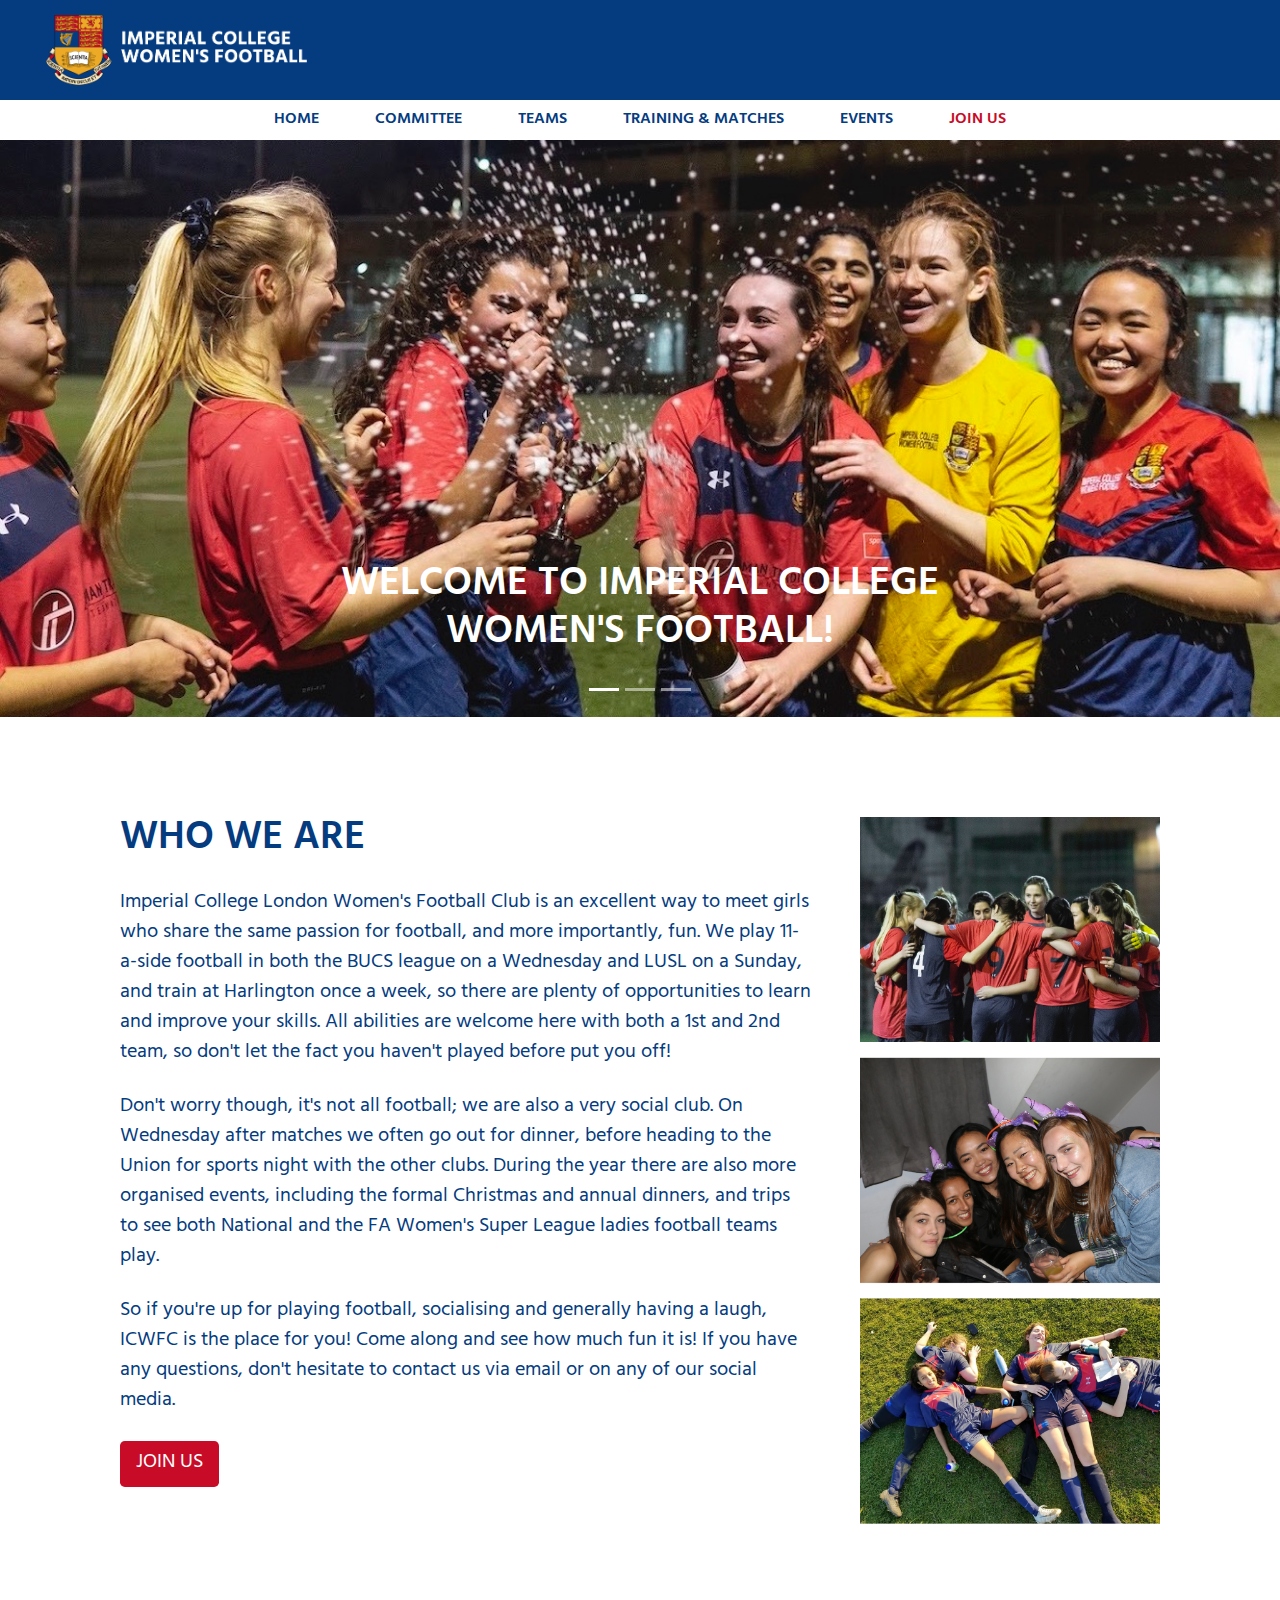
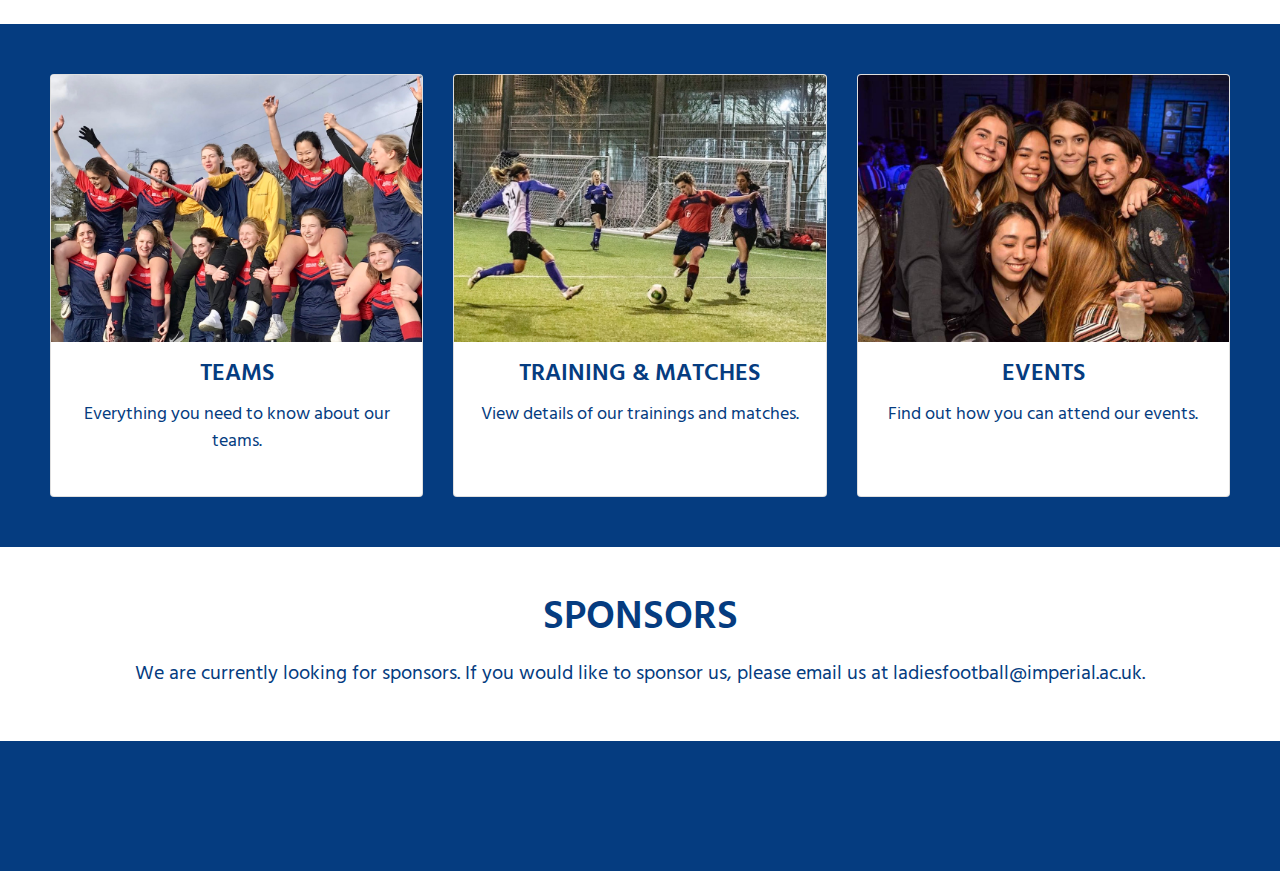
<file: index.html>
<!DOCTYPE html>
<html lang='en' dir='ltr'>

<head>
  <meta charset='utf-8'>
  <meta name='description' content='Welcome to the Imperial College Womens Football website. Get all the latest news on teams, fixtures, training, socials and more.'>
  <meta name="viewport" content="width=device-width, initial-scale=1">
  <title>Imperial College Women's Football Club</title>
  <link rel="icon" href="images/favicon.ico">

  <!-- Google Fonts -->
  <link href="https://fonts.googleapis.com/css?family=Montserrat&display=swap" rel="stylesheet">
  <link href="https://fonts.googleapis.com/css?family=Open+Sans:700|Roboto:400,900&display=swap" rel="stylesheet">
  <link href="https://fonts.googleapis.com/css?family=Open+Sans&display=swap" rel="stylesheet">
  <link href="https://fonts.googleapis.com/css?family=Hind+Guntur:300,400,500,600,700&display=swap" rel="stylesheet">

  <!-- CSS Stylesheets -->
  <link rel="stylesheet" href="https://stackpath.bootstrapcdn.com/bootstrap/4.3.1/css/bootstrap.min.css" integrity="sha384-ggOyR0iXCbMQv3Xipma34MD+dH/1fQ784/j6cY/iJTQUOhcWr7x9JvoRxT2MZw1T" crossorigin="anonymous">
  <link rel="stylesheet" href="css/nav.css">
  <link rel="stylesheet" href="css/index.css">

  <!-- Font Awesome -->
  <link rel="stylesheet" href="https://use.fontawesome.com/releases/v5.8.1/css/all.css" integrity="sha384-50oBUHEmvpQ+1lW4y57PTFmhCaXp0ML5d60M1M7uH2+nqUivzIebhndOJK28anvf" crossorigin="anonymous">

  <!-- Bootstrap Scripts -->
  <script src="https://code.jquery.com/jquery-3.3.1.slim.min.js" integrity="sha384-q8i/X+965DzO0rT7abK41JStQIAqVgRVzpbzo5smXKp4YfRvH+8abtTE1Pi6jizo" crossorigin="anonymous"></script>
  <script src="https://cdnjs.cloudflare.com/ajax/libs/popper.js/1.14.7/umd/popper.min.js" integrity="sha384-UO2eT0CpHqdSJQ6hJty5KVphtPhzWj9WO1clHTMGa3JDZwrnQq4sF86dIHNDz0W1" crossorigin="anonymous"></script>
  <script src="https://stackpath.bootstrapcdn.com/bootstrap/4.3.1/js/bootstrap.min.js" integrity="sha384-JjSmVgyd0p3pXB1rRibZUAYoIIy6OrQ6VrjIEaFf/nJGzIxFDsf4x0xIM+B07jRM" crossorigin="anonymous"></script>
</head>

<body>

  <!-- navbar 1 -->

  <nav class="navbar navbar-expand-md navbar-dark">

    <a class="navbar-brand" href="index.html">
      <img class="navbar-logo" src="images/crest-writing.png" alt="imperial-crest">
    </a>

    <!-- <button class="navbar-toggler" type="button" data-toggle="collapse" data-target="#navbarNavDropdown" aria-controls="#navbarNavDropdown" aria-expanded="false" aria-label="Toggle navigation">
      <span class="navbar-toggler-icon"></span>
    </button> -->

    <div class="collapse navbar-collapse" id="navbarNavDropdown">

      <ul class="navbar-nav ml-auto socials">
        <li class="nav-item social-icon">
          <a class="nav-link fab fa-facebook-f" href="https://www.facebook.com/icwomensfootball/?eid=ARAxRtJ-A4N7k2eXnPy0zLbSSyK2uBu3mVyKIGIHdtXpN3BLTkVBJ1BMVY15P0v3kppvOfYdLq6RakvN"></a>
        </li>
        <li class="nav-item social-icon">
          <a class="nav-link fab fa-instagram" href="https://www.instagram.com/icwfc"></a>
        </li>
        <li class="nav-item social-icon">
          <a class="nav-link fab fa-twitter" href="https://twitter.com/icwfc"></a>
        </li>
        <li class="nav-item social-icon">
          <a class="nav-link fas fa-envelope" href="mailto: ladiesfootball@imperial.ac.uk"></a>
        </li>
      </ul>
    </div>


  </nav>

  <!-- navbar 2 -->
  <nav class="navbar navbar-expand-md navbar-light">

    <button class="navbar-toggler" type="button" data-toggle="collapse" data-target="#navbarNavDropdown" aria-controls="#navbarNavDropdown" aria-expanded="false" aria-label="Toggle navigation">
      <span class="navbar-toggler-icon"></span>
    </button>

    <div class="collapse navbar-collapse" id="navbarNavDropdown">
      <ul class="navbar-nav mx-auto test">
        <li class="nav-item hi">
          <a class="nav-link" href="index.html">HOME</a>
        </li>
        <li class="nav-item">
          <a class="nav-link" href="committee.html">COMMITTEE</a>
        </li>
        <li class="nav-item">
          <a class="nav-link" href="teams.html">TEAMS</a>
        </li>
        <li class="nav-item">
          <a class="nav-link" href="matches.html">TRAINING & MATCHES</a>
        </li>
        <li class="nav-item">
          <a class="nav-link" href="events.html">EVENTS</a>
        </li>
        <li class="nav-item">
          <a class="nav-link red" href="join.html">JOIN US</a>
        </li>
      </ul>
    </div>

  </nav>


  <!-- carousel -->

  <div id="carouselFade" class="carousel slide carousel-fade" data-ride="carousel" data-pause="false">
    <ol class="carousel-indicators">
      <li data-target="#carouselFade" data-slide-to="0" class="active"></li>
      <li data-target="#carouselFade" data-slide-to="1"></li>
      <li data-target="#carouselFade" data-slide-to="2"></li>
    </ol>
    <div class="carousel-inner">
      <div class="carousel-item active">
        <img src="images/celebrations.jpg" class="d-block w-100" alt="carousel-1">
        <div class="carousel-caption d-none d-md-block">
          <h1>WELCOME TO IMPERIAL COLLEGE <br> WOMEN'S FOOTBALL!</h1>
        </div>
      </div>
      <div class="carousel-item">
        <img src="images/2nd-team.jpg" class="d-block w-100" alt="carousel-2">
        <div class="carousel-caption d-none d-md-block">
          <h1>WELCOME TO IMPERIAL COLLEGE <br> WOMEN'S FOOTBALL!</h1>
        </div>
      </div>
      <div class="carousel-item">
        <img src="images/annual-dinner.jpg" class="d-block w-100" alt="carousel-3">
        <div class="carousel-caption d-none d-md-block">
          <h1>WELCOME TO IMPERIAL COLLEGE <br> WOMEN'S FOOTBALL!</h1>
        </div>
      </div>
    </div>
    <a class="carousel-control-prev" href="#carouselFade" role="button" data-slide="prev">
      <span class="sr-only">Previous</span>
    </a>
    <a class="carousel-control-next" href="#carouselFade" role="button" data-slide="next">
      <span class="sr-only">Next</span>
    </a>
  </div>


  <!-- <div class="cover">
    <img class="cover-image" src="images/celebrations.jpg" alt="celebrations">
    <h1 class="centered">WELCOME TO IMPERIAL COLLEGE WOMEN'S FOOTBALL!</h1>
    <i class="arrow fas fa-chevron-down fa-3x"></i>
  </div> -->

  <!-- intro -->

  <div class="container intro">

    <div class="media">
      <div class="media-body">
        <h1 class="mt-0 mb-1">WHO WE ARE</h1>
        <p class="mt-4 mb-4">Imperial College London Women's Football Club is an excellent way to meet girls who share the same passion for football, and more importantly, fun. We play 11-a-side football in both the BUCS league on a Wednesday and
          LUSL on a Sunday, and train at Harlington once a week, so there are plenty of opportunities to learn and improve your skills. All abilities are welcome here with both a 1st and 2nd team, so don't let the fact you haven't played before put
          you off!</p>
        <p class="mt-4 mb-4">Don't worry though, it's not all football; we are also a very social club. On Wednesday after matches we often go out for dinner, before heading to the Union for sports night with the other clubs. During the year there
          are also more organised events, including the formal Christmas and annual dinners, and trips to see both National and the FA Women's Super League ladies football teams play.</p>
        <p class="mt-4 mb-4">So if you're up for playing football, socialising and generally having a laugh, ICWFC is the place for you! Come along and see how much fun it is! If you have any questions, don't hesitate to contact us via email or on
          any of our social media.</p>
        <a href="join.html" class="btn btn-primary btn-lg" role="button">JOIN US</a>
      </div>
      <img src="images/collage.png" class="align-self-center ml-5 intro-collage" alt="collage">
    </div>



  </div>


  <!-- boxes -->

  <section class="boxes">

  <div class="card-deck">

  <div class="card">
    <a href="teams.html"><img src="images/team.jpg" class="card-img-top" alt="teams-card"></a>
    <div class="card-body">
      <h2 class="card-title">TEAMS</h2>
      <p class="card-text">Everything you need to know about our teams.</p>
    </div>
  </div>

  <div class="card">
    <a href="matches.html"><img src="images/match.jpg" class="card-img-top" alt="matches-card"></a>
    <div class="card-body">
      <h2 class="card-title">TRAINING & MATCHES</h2>
      <p class="card-text">View details of our trainings and matches.</p>
    </div>
  </div>

  <div class="card">
    <a href="events.html"><img src="images/social.jpg" class="card-img-top" alt="events-card"></a>
    <div class="card-body">
      <h2 class="card-title">EVENTS</h2>
      <p class="card-text">Find out how you can attend our events.</p>
    </div>
  </div>

</div>

  </section>



  <!-- sponsors -->

  <section class="sponsors">

    <div class="container">



      <h1 class="pb-3">SPONSORS</h1>

      <p>
        We are currently looking for sponsors. If you would like to sponsor us, please email us at ladiesfootball@imperial.ac.uk.
      </p>

      <!-- <div class="row">
    <div class="col-md-4">
    <img class="sponsor-image" src="images/sponsors/google.png" alt="sponsor-1">
    </div>
    <div class="col-md-4">
    <img class="sponsor-image" src="images/sponsors/apple.png" alt="sponsor-2">
    </div>
    <div class="col-md-4">
    <img class="sponsor-image" src="images/sponsors/microsoft.png" alt="sponsor-3">
    </div>
    </div> -->

    </div>

  </section>

  <!-- footer -->

  <footer>

    <div class="container-fluid">

      <a class="social-icon fab fa-facebook-f" href="https://www.facebook.com/icwomensfootball/?eid=ARAxRtJ-A4N7k2eXnPy0zLbSSyK2uBu3mVyKIGIHdtXpN3BLTkVBJ1BMVY15P0v3kppvOfYdLq6RakvN"></a>
      <a class="social-icon fab fa-instagram" href="https://www.instagram.com/icwfc"></a>
      <a class="social-icon fab fa-twitter" href="https://twitter.com/icwfc"></a>
      <a class="social-icon fas fa-envelope" href="mailto: ladiesfootball@imperial.ac.uk"></a>
    </div>

  </footer>

</body>

</html>
</file>
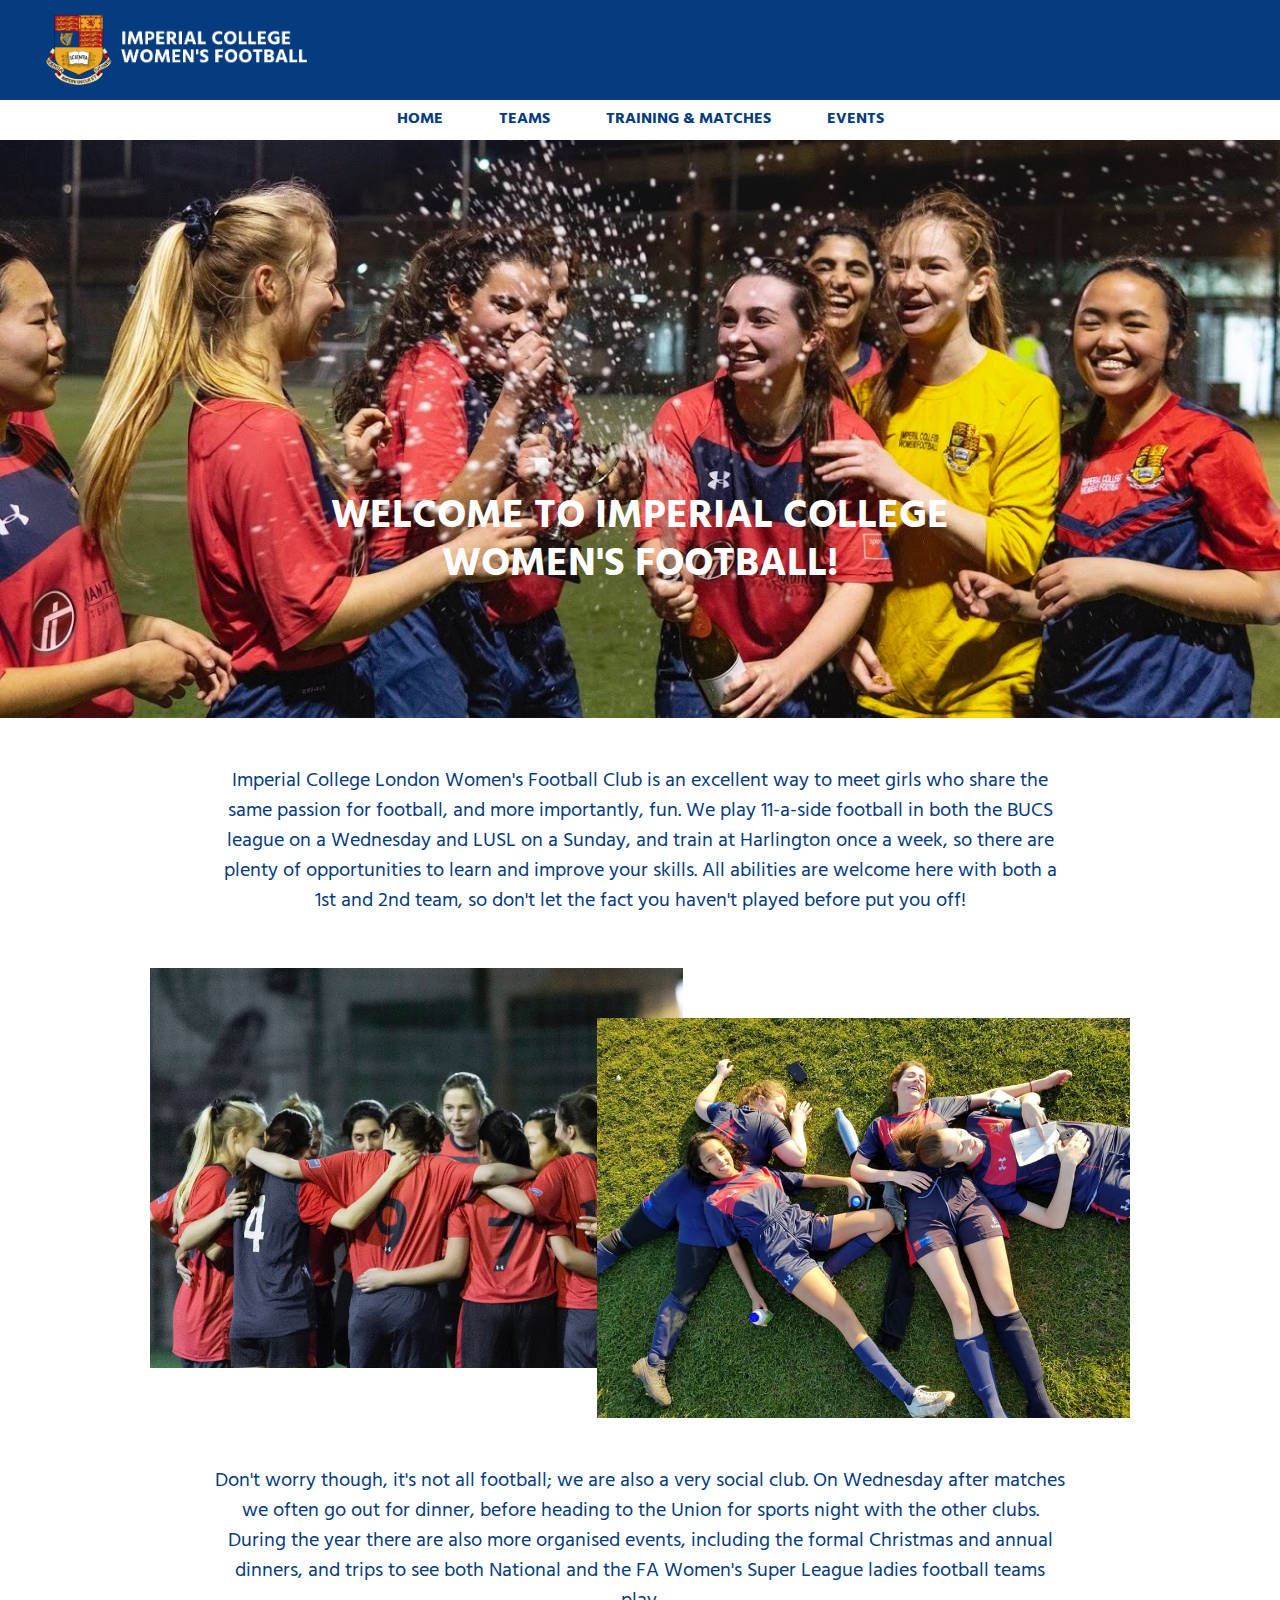
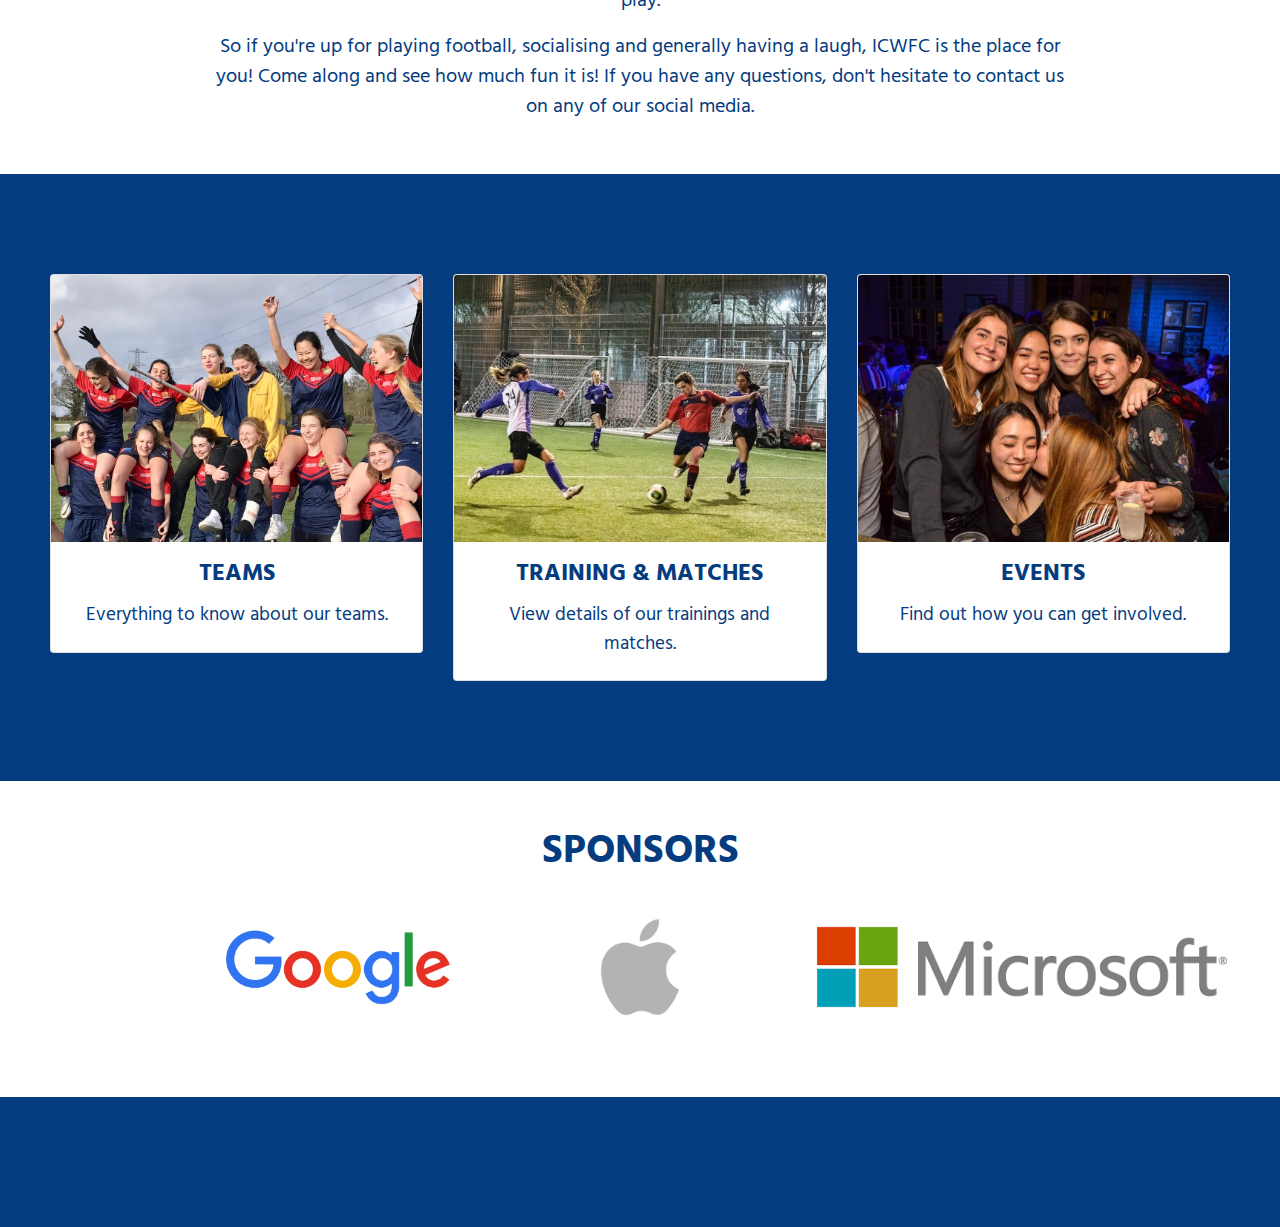
<file: docs/index.html>
<!DOCTYPE html>
<html lang='en' dir='ltr'>

<head>
  <meta charset='utf-8'>
  <meta name='description' content='Welcome to the Imperial College Womens Football website. Get all the latest news on teams, fixtures, training, socials and more.'>
  <meta name="viewport" content="width=device-width, initial-scale=1">
  <title>Imperial College Women's Football Club</title>
  <link rel="icon" href="favicon.ico">

  <!-- Google Fonts -->
  <link href="https://fonts.googleapis.com/css?family=Montserrat&display=swap" rel="stylesheet">
  <link href="https://fonts.googleapis.com/css?family=Open+Sans:700|Roboto:400,900&display=swap" rel="stylesheet">
  <link href="https://fonts.googleapis.com/css?family=Open+Sans&display=swap" rel="stylesheet">
  <link href="https://fonts.googleapis.com/css?family=Hind+Guntur:400,700&display=swap" rel="stylesheet">

  <!-- CSS Stylesheets -->
  <link rel="stylesheet" href="https://stackpath.bootstrapcdn.com/bootstrap/4.3.1/css/bootstrap.min.css" integrity="sha384-ggOyR0iXCbMQv3Xipma34MD+dH/1fQ784/j6cY/iJTQUOhcWr7x9JvoRxT2MZw1T" crossorigin="anonymous">
  <link rel="stylesheet" href="css/styles.css">

  <!-- Font Awesome -->
  <link rel="stylesheet" href="https://use.fontawesome.com/releases/v5.8.1/css/all.css" integrity="sha384-50oBUHEmvpQ+1lW4y57PTFmhCaXp0ML5d60M1M7uH2+nqUivzIebhndOJK28anvf" crossorigin="anonymous">

  <!-- Bootstrap Scripts -->
  <script src="https://code.jquery.com/jquery-3.3.1.slim.min.js" integrity="sha384-q8i/X+965DzO0rT7abK41JStQIAqVgRVzpbzo5smXKp4YfRvH+8abtTE1Pi6jizo" crossorigin="anonymous"></script>
  <script src="https://cdnjs.cloudflare.com/ajax/libs/popper.js/1.14.7/umd/popper.min.js" integrity="sha384-UO2eT0CpHqdSJQ6hJty5KVphtPhzWj9WO1clHTMGa3JDZwrnQq4sF86dIHNDz0W1" crossorigin="anonymous"></script>
  <script src="https://stackpath.bootstrapcdn.com/bootstrap/4.3.1/js/bootstrap.min.js" integrity="sha384-JjSmVgyd0p3pXB1rRibZUAYoIIy6OrQ6VrjIEaFf/nJGzIxFDsf4x0xIM+B07jRM" crossorigin="anonymous"></script>
</head>

<body>

  <!-- navbar 1 -->

  <nav class="navbar navbar-expand-md navbar-dark">

    <a class="navbar-brand" href="">
      <img class="navbar-logo" src="images/crest-writing.png" alt="imperial-crest">
    </a>

    <button class="navbar-toggler" type="button" data-toggle="collapse" data-target="#navbarNavDropdown" aria-controls="#navbarNavDropdown" aria-expanded="false" aria-label="Toggle navigation">
      <span class="navbar-toggler-icon"></span>
    </button>

    <div class="collapse navbar-collapse" id="navbarNavDropdown">
      <ul class="navbar-nav ml-auto socials">
        <li class="nav-item social-icon">
          <a class="nav-link fab fa-facebook-f" href="https://www.facebook.com/icwomensfootball/?eid=ARAxRtJ-A4N7k2eXnPy0zLbSSyK2uBu3mVyKIGIHdtXpN3BLTkVBJ1BMVY15P0v3kppvOfYdLq6RakvN"></a>
        </li>
        <li class="nav-item social-icon">
          <a class="nav-link fab fa-instagram" href="https://www.instagram.com/icwfc"></a>
        </li>
        <li class="nav-item social-icon">
          <a class="nav-link fab fa-twitter" href="twitter.com/icwfc"></a>
        </li>
        <li class="nav-item social-icon">
          <a class="nav-link fas fa-envelope" href="mailto: ladiesfootball@imperial.ac.uk"></a>
        </li>
      </ul>
    </div>

  </nav>

      <!-- navbar 2 -->
    <nav class="navbar navbar-expand-md navbar-light">

      <button class="navbar-toggler" type="button" data-toggle="collapse" data-target="#navbarNavDropdown" aria-controls="#navbarNavDropdown" aria-expanded="false" aria-label="Toggle navigation">
        <span class="navbar-toggler-icon"></span>
      </button>

      <div class="collapse navbar-collapse" id="navbarNavDropdown">
        <ul class="navbar-nav mx-auto">
          <li class="nav-item hi">
            <a class="nav-link" href="">HOME</a>
          </li>
          <li class="nav-item hi">
            <a class="nav-link" href="">TEAMS</a>
          </li>
          <li class="nav-item hi">
            <a class="nav-link" href="">TRAINING & MATCHES</a>
          </li>
          <li class="nav-item hi">
            <a class="nav-link" href="">EVENTS</a>
          </li>
        </ul>
      </div>

    </nav>


    <!-- cover photo -->

    <div class="cover">
    <img class="cover-image" src="images/celebrations.jpg" alt="celebrations">
    <h1 class="centered">WELCOME TO IMPERIAL COLLEGE WOMEN'S FOOTBALL!</h1>
    <i class="arrow fas fa-chevron-down fa-3x"></i>
  </div>




  <!-- intro -->

  <section class="intro">

    <div class="container-fluid">

      <div class="row">
        <div class="col">
          <p>Imperial College London Women's Football Club is an excellent way to meet girls who share the same passion for football, and more importantly, fun. We play 11-a-side football in both the BUCS league on a Wednesday and LUSL on a Sunday, and train at Harlington once a week, so there are plenty of opportunities to learn and improve your skills. All abilities are welcome here with both a 1st and 2nd team, so don't let the fact you haven't played before put you off!</p>
        </div>
      </div>

        <div class="row images">
          <div class="col-sm-6">
          <img class="intro-image-1" src="images/team-huddle.jpg" alt="huddle">
          </div>
          <div class="col-sm-6">
          <img class="intro-image-2" src="images/cute.jpg" alt="lying-on-the-grass">
          </div>
          </div>


      <div class="row last">
        <div class="col">
          <p class="p-margin">Don't worry though, it's not all football; we are also a very social club. On Wednesday after matches we often go out for dinner, before heading to the Union for sports night with the other clubs. During the year there are also more organised events, including the formal Christmas and annual dinners, and trips to see both National and the FA Women's Super League ladies football teams play.</p>
          <p>So if you're up for playing football, socialising and generally having a laugh, ICWFC is the place for you! Come along and see how much fun it is! If you have any questions, don't hesitate to contact us on any of our social media.</p>
        </div>
      </div>

      </div>
  </section>

  <!-- boxes -->

  <section class="boxes">


    <div class="row">

      <div class="col-lg-4">
        <div class="card">
          <img src="images/team.jpg" class="card-img-top" alt="team-photo">
          <div class="card-body">
            <h2 class="card-title">TEAMS</h2>
            <p class="card-text">Everything to know about our teams.</p>
          </div>
        </div>
      </div>

      <div class="col-lg-4">
        <div class="card">
          <img src="images/match.jpg" class="card-img-top" alt="match">
          <div class="card-body">
            <h2 class="card-title">TRAINING & MATCHES</h2>
            <p class="card-text">View details of our trainings and matches.</p>
          </div>
        </div>
      </div>

      <div class="col-lg-4">
        <div class="card">
          <img src="images/social.jpg" class="card-img-top" alt="social">
          <div class="card-body">
            <h2 class="card-title">EVENTS</h2>
            <p class="card-text">Find out how you can get involved.</p>
          </div>
        </div>
      </div>

    </div>

  </section>



  <!-- sponsors -->

<section class="sponsors">

  <h1>SPONSORS</h1>

  <div class="row">
    <div class="col-sm-4">
    <img class="sponsor-image" src="images/google.png" alt="sponsor-1">
    </div>
    <div class="col-sm-4">
    <img class="sponsor-image" src="images/apple.png" alt="sponsor-2">
    </div>
    <div class="col-sm-4">
    <img class="sponsor-image" src="images/microsoft.png" alt="sponsor-3">
    </div>
    </div>


</section>

<!-- footer -->

<footer>

  <div class="container-fluid">

    <a class="social-icon fab fa-facebook-f" href="https://www.facebook.com/icwomensfootball/?eid=ARAxRtJ-A4N7k2eXnPy0zLbSSyK2uBu3mVyKIGIHdtXpN3BLTkVBJ1BMVY15P0v3kppvOfYdLq6RakvN"></a>
    <a class="social-icon fab fa-instagram" href="https://www.instagram.com/icwfc"></a>
    <a class="social-icon fab fa-twitter" href="twitter.com/icwfc"></a>
    <a class="social-icon fas fa-envelope" href="mailto: ladiesfootball@imperial.ac.uk"></a>
  </div>

</footer>

</body>

</html>
</file>
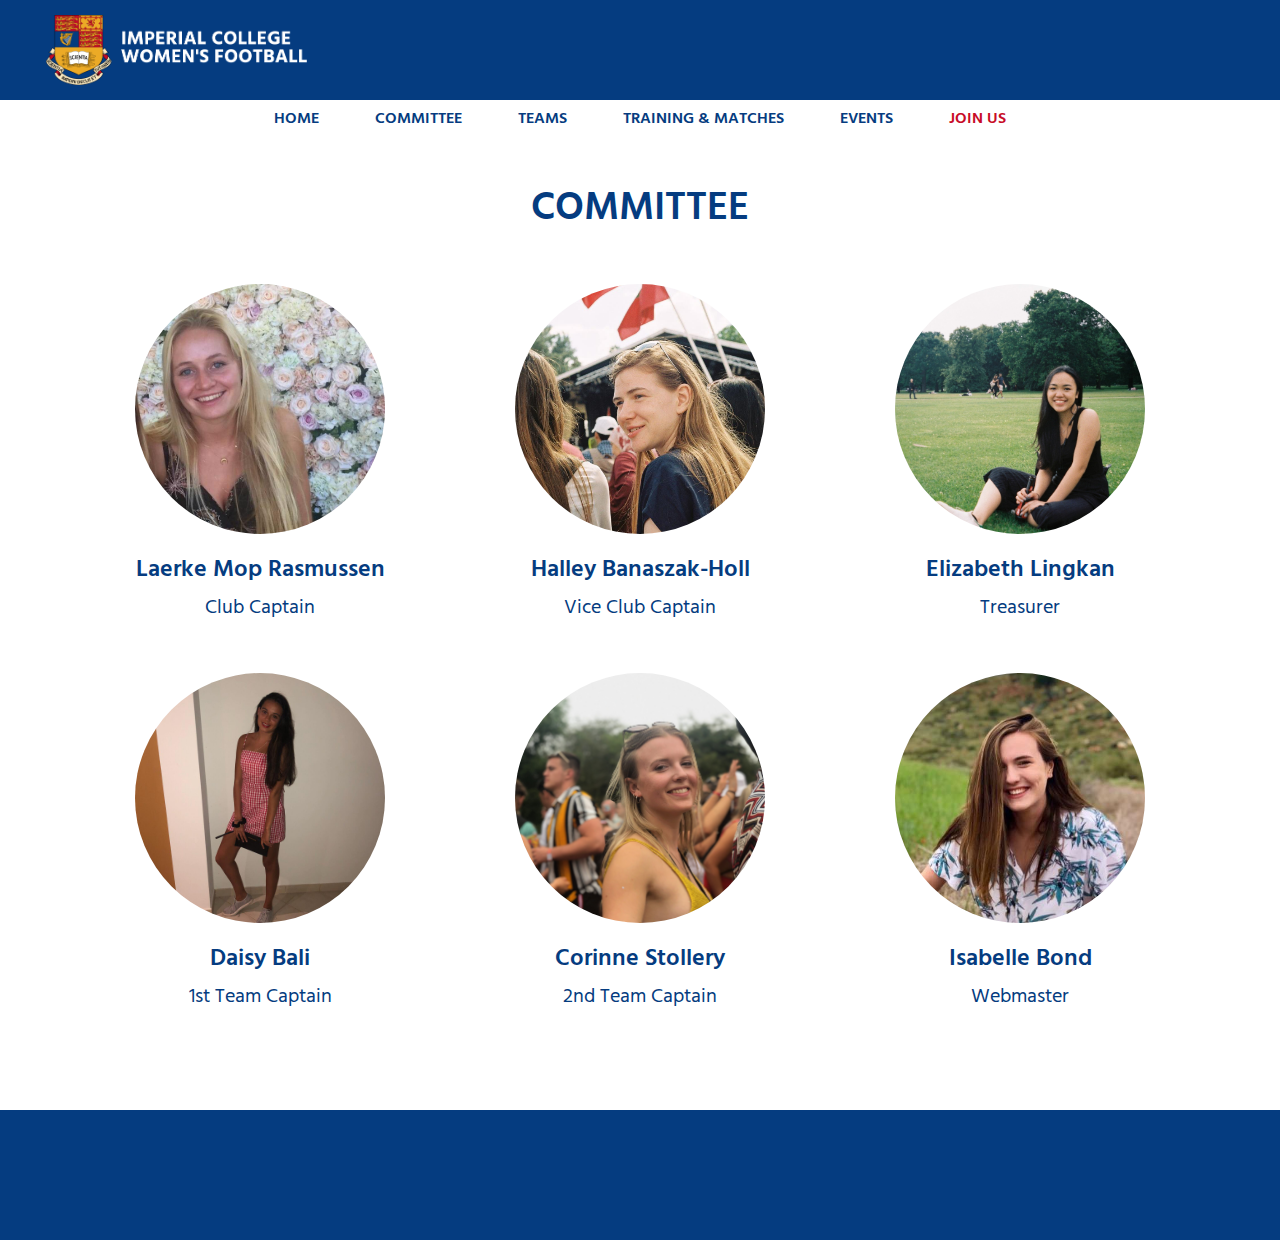
<file: committee.html>
<!DOCTYPE html>
<html lang='en' dir='ltr'>

<head>
  <meta charset='utf-8'>
  <meta name='description' content='Welcome to the Imperial College Womens Football website. Get all the latest news on teams, fixtures, training, socials and more.'>
  <meta name="viewport" content="width=device-width, initial-scale=1">
  <title>Imperial College Women's Football Club</title>
  <link rel="icon" href="images/favicon.ico">

  <!-- Google Fonts -->
  <link href="https://fonts.googleapis.com/css?family=Montserrat&display=swap" rel="stylesheet">
  <link href="https://fonts.googleapis.com/css?family=Open+Sans:700|Roboto:400,900&display=swap" rel="stylesheet">
  <link href="https://fonts.googleapis.com/css?family=Open+Sans&display=swap" rel="stylesheet">
  <link href="https://fonts.googleapis.com/css?family=Hind+Guntur:300,400,500,600,700&display=swap" rel="stylesheet">

  <!-- CSS Stylesheets -->
  <link rel="stylesheet" href="https://stackpath.bootstrapcdn.com/bootstrap/4.3.1/css/bootstrap.min.css" integrity="sha384-ggOyR0iXCbMQv3Xipma34MD+dH/1fQ784/j6cY/iJTQUOhcWr7x9JvoRxT2MZw1T" crossorigin="anonymous">
  <link rel="stylesheet" href="css/nav.css">
  <link rel="stylesheet" href="css/committee.css">

  <!-- Font Awesome -->
  <link rel="stylesheet" href="https://use.fontawesome.com/releases/v5.8.1/css/all.css" integrity="sha384-50oBUHEmvpQ+1lW4y57PTFmhCaXp0ML5d60M1M7uH2+nqUivzIebhndOJK28anvf" crossorigin="anonymous">

  <!-- Bootstrap Scripts -->
  <script src="https://code.jquery.com/jquery-3.3.1.slim.min.js" integrity="sha384-q8i/X+965DzO0rT7abK41JStQIAqVgRVzpbzo5smXKp4YfRvH+8abtTE1Pi6jizo" crossorigin="anonymous"></script>
  <script src="https://cdnjs.cloudflare.com/ajax/libs/popper.js/1.14.7/umd/popper.min.js" integrity="sha384-UO2eT0CpHqdSJQ6hJty5KVphtPhzWj9WO1clHTMGa3JDZwrnQq4sF86dIHNDz0W1" crossorigin="anonymous"></script>
  <script src="https://stackpath.bootstrapcdn.com/bootstrap/4.3.1/js/bootstrap.min.js" integrity="sha384-JjSmVgyd0p3pXB1rRibZUAYoIIy6OrQ6VrjIEaFf/nJGzIxFDsf4x0xIM+B07jRM" crossorigin="anonymous"></script>
</head>

<body>

  <!-- navbar 1 -->

  <nav class="navbar navbar-expand-md navbar-dark">

    <a class="navbar-brand" href="">
      <img class="navbar-logo" src="images/crest-writing.png" alt="imperial-crest">
    </a>

    <!-- <button class="navbar-toggler" type="button" data-toggle="collapse" data-target="#navbarNavDropdown" aria-controls="#navbarNavDropdown" aria-expanded="false" aria-label="Toggle navigation">
      <span class="navbar-toggler-icon"></span>
    </button> -->

    <div class="collapse navbar-collapse" id="navbarNavDropdown">
      <ul class="navbar-nav ml-auto socials">
        <li class="nav-item social-icon">
          <a class="nav-link fab fa-facebook-f" href="https://www.facebook.com/icwomensfootball/?eid=ARAxRtJ-A4N7k2eXnPy0zLbSSyK2uBu3mVyKIGIHdtXpN3BLTkVBJ1BMVY15P0v3kppvOfYdLq6RakvN"></a>
        </li>
        <li class="nav-item social-icon">
          <a class="nav-link fab fa-instagram" href="https://www.instagram.com/icwfc"></a>
        </li>
        <li class="nav-item social-icon">
          <a class="nav-link fab fa-twitter" href="https://twitter.com/icwfc"></a>
        </li>
        <li class="nav-item social-icon">
          <a class="nav-link fas fa-envelope" href="mailto: ladiesfootball@imperial.ac.uk"></a>
        </li>
      </ul>
    </div>

  </nav>

  <!-- navbar 2 -->
  <nav class="navbar navbar-expand-md navbar-light">

    <button class="navbar-toggler" type="button" data-toggle="collapse" data-target="#navbarNavDropdown" aria-controls="#navbarNavDropdown" aria-expanded="false" aria-label="Toggle navigation">
      <span class="navbar-toggler-icon"></span>
    </button>

    <div class="collapse navbar-collapse" id="navbarNavDropdown">
      <ul class="navbar-nav mx-auto test">
        <li class="nav-item hi">
          <a class="nav-link" href="index.html">HOME</a>
        </li>
        <li class="nav-item">
          <a class="nav-link" href="committee.html">COMMITTEE</a>
        </li>
        <li class="nav-item">
          <a class="nav-link" href="teams.html">TEAMS</a>
        </li>
        <li class="nav-item">
          <a class="nav-link" href="matches.html">TRAINING & MATCHES</a>
        </li>
        <li class="nav-item">
          <a class="nav-link" href="events.html">EVENTS</a>
        </li>
        <li class="nav-item">
          <a class="nav-link red" href="join.html">JOIN US</a>
        </li>
      </ul>
    </div>

  </nav>

<div class="container">

  <h1 class="mt-5">COMMITTEE</h1>

  <div class="row">
    <div class="col-md-6 col-lg-4">
      <img class="committee-image mt-5 mb-4" src="images/committee/laerke.jpg" alt="club-captain">
      <h2>Laerke Mop Rasmussen</h2>
      Club Captain
    </div>
    <div class="col-md-6 col-lg-4">
      <img class="committee-image mt-5 mb-4" src="images/committee/halley.jpg" alt="vice-club-captain">
      <h2>Halley Banaszak-Holl</h2>
      Vice Club Captain
    </div>
    <div class="col-md-6 col-lg-4">
      <img class="committee-image mt-5 mb-4" src="images/committee/lingkan.jpg" alt="treasurer">
      <h2>Elizabeth Lingkan</h2>
      Treasurer
    </div>
  </div>

  <div class="row pb-5 mb-5">
    <div class="col-md-6 col-lg-4">
      <img class="committee-image mt-5 mb-4" src="images/committee/daisy.jpg" alt="1st-team-captain">
      <h2>Daisy Bali</h2>
      1st Team Captain
    </div>
    <div class="col-md-6 col-lg-4">
      <img class="committee-image mt-5 mb-4" src="images/committee/corinne.jpg" alt="2nd-team-captain">
      <h2>Corinne Stollery</h2>
      2nd Team Captain
    </div>
    <div class="col-md-6 col-lg-4">
      <img class="committee-image mt-5 mb-4" src="images/committee/izzy.jpg" alt="webmaster">
      <h2>Isabelle Bond</h2>
      Webmaster
    </div>
  </div>

  </div>




  <!-- footer -->

  <footer>

    <div class="container-fluid">

      <a class="social-icon fab fa-facebook-f" href="https://www.facebook.com/icwomensfootball/?eid=ARAxRtJ-A4N7k2eXnPy0zLbSSyK2uBu3mVyKIGIHdtXpN3BLTkVBJ1BMVY15P0v3kppvOfYdLq6RakvN"></a>
      <a class="social-icon fab fa-instagram" href="https://www.instagram.com/icwfc"></a>
      <a class="social-icon fab fa-twitter" href="https://twitter.com/icwfc"></a>
      <a class="social-icon fas fa-envelope" href="mailto: ladiesfootball@imperial.ac.uk"></a>
    </div>

  </footer>

</body>

</html>
</file>
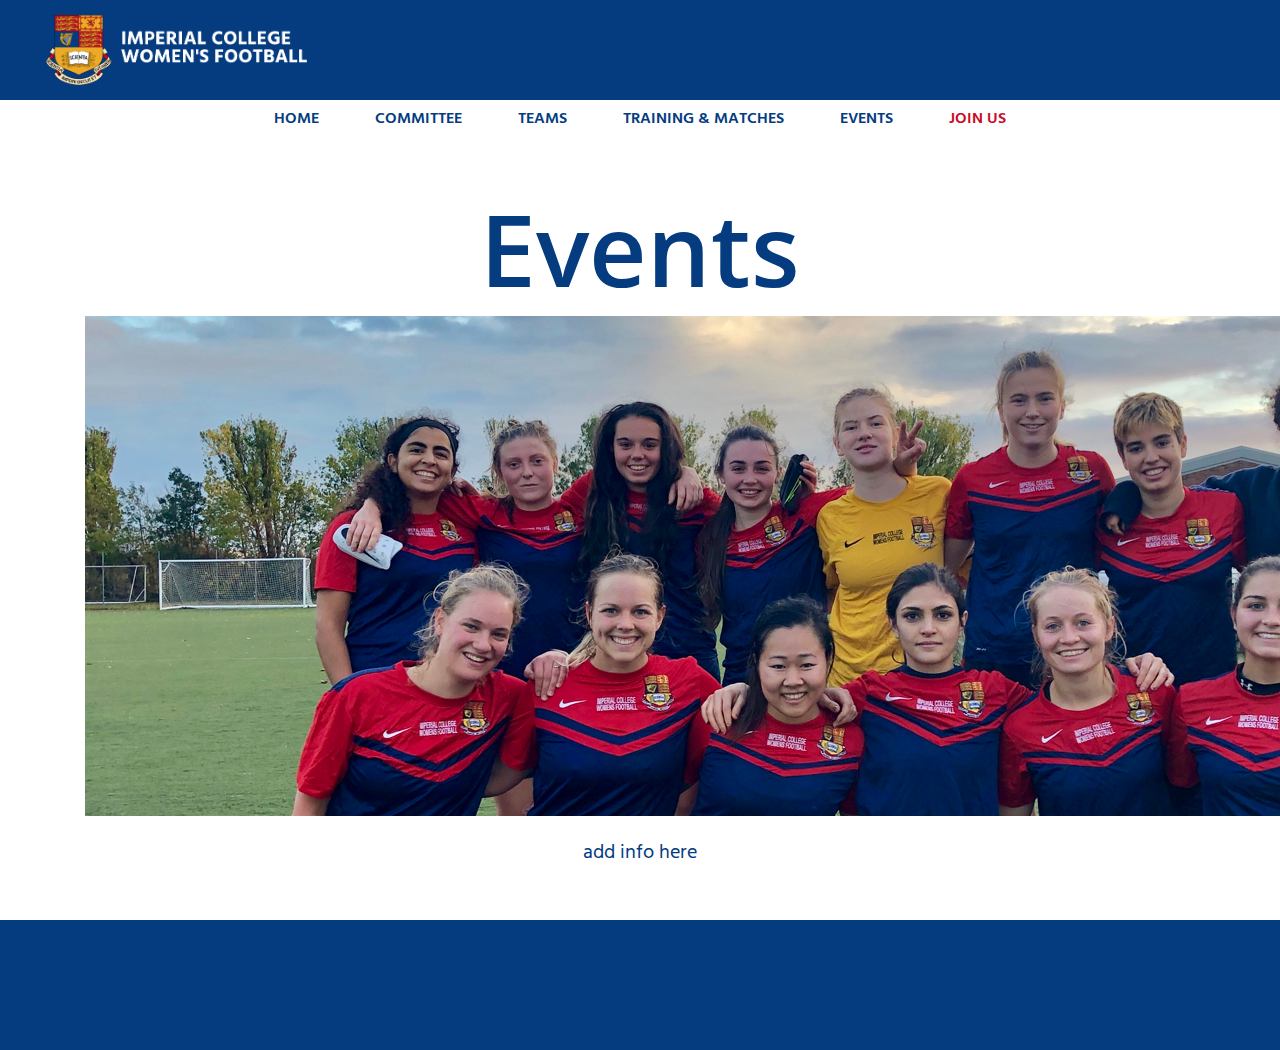
<file: events.html>
<!DOCTYPE html>
<html lang='en' dir='ltr'>

<head>
  <meta charset='utf-8'>
  <meta name='description' content='Welcome to the Imperial College Womens Football website. Get all the latest news on teams, fixtures, training, socials and more.'>
  <meta name="viewport" content="width=device-width, initial-scale=1">
  <title>Imperial College Women's Football Club</title>
  <link rel="icon" href="images/favicon.ico">

  <!-- Google Fonts -->
  <link href="https://fonts.googleapis.com/css?family=Montserrat&display=swap" rel="stylesheet">
  <link href="https://fonts.googleapis.com/css?family=Open+Sans:700|Roboto:400,900&display=swap" rel="stylesheet">
  <link href="https://fonts.googleapis.com/css?family=Open+Sans&display=swap" rel="stylesheet">
  <link href="https://fonts.googleapis.com/css?family=Hind+Guntur:300,400,500,600,700&display=swap" rel="stylesheet">

  <!-- CSS Stylesheets -->
  <link rel="stylesheet" href="https://stackpath.bootstrapcdn.com/bootstrap/4.3.1/css/bootstrap.min.css" integrity="sha384-ggOyR0iXCbMQv3Xipma34MD+dH/1fQ784/j6cY/iJTQUOhcWr7x9JvoRxT2MZw1T" crossorigin="anonymous">
  <link rel="stylesheet" href="css/nav.css">
  <link rel="stylesheet" href="css/events.css">

  <!-- Font Awesome -->
  <link rel="stylesheet" href="https://use.fontawesome.com/releases/v5.8.1/css/all.css" integrity="sha384-50oBUHEmvpQ+1lW4y57PTFmhCaXp0ML5d60M1M7uH2+nqUivzIebhndOJK28anvf" crossorigin="anonymous">

  <!-- Bootstrap Scripts -->
  <script src="https://code.jquery.com/jquery-3.3.1.slim.min.js" integrity="sha384-q8i/X+965DzO0rT7abK41JStQIAqVgRVzpbzo5smXKp4YfRvH+8abtTE1Pi6jizo" crossorigin="anonymous"></script>
  <script src="https://cdnjs.cloudflare.com/ajax/libs/popper.js/1.14.7/umd/popper.min.js" integrity="sha384-UO2eT0CpHqdSJQ6hJty5KVphtPhzWj9WO1clHTMGa3JDZwrnQq4sF86dIHNDz0W1" crossorigin="anonymous"></script>
  <script src="https://stackpath.bootstrapcdn.com/bootstrap/4.3.1/js/bootstrap.min.js" integrity="sha384-JjSmVgyd0p3pXB1rRibZUAYoIIy6OrQ6VrjIEaFf/nJGzIxFDsf4x0xIM+B07jRM" crossorigin="anonymous"></script>
</head>

<body>

  <!-- navbar 1 -->

  <nav class="navbar navbar-expand-md navbar-dark">

    <a class="navbar-brand" href="">
      <img class="navbar-logo" src="images/crest-writing.png" alt="imperial-crest">
    </a>

    <!-- <button class="navbar-toggler" type="button" data-toggle="collapse" data-target="#navbarNavDropdown" aria-controls="#navbarNavDropdown" aria-expanded="false" aria-label="Toggle navigation">
      <span class="navbar-toggler-icon"></span>
    </button> -->

    <div class="collapse navbar-collapse" id="navbarNavDropdown">
      <ul class="navbar-nav ml-auto socials">
        <li class="nav-item social-icon">
          <a class="nav-link fab fa-facebook-f" href="https://www.facebook.com/icwomensfootball/?eid=ARAxRtJ-A4N7k2eXnPy0zLbSSyK2uBu3mVyKIGIHdtXpN3BLTkVBJ1BMVY15P0v3kppvOfYdLq6RakvN"></a>
        </li>
        <li class="nav-item social-icon">
          <a class="nav-link fab fa-instagram" href="https://www.instagram.com/icwfc"></a>
        </li>
        <li class="nav-item social-icon">
          <a class="nav-link fab fa-twitter" href="https://twitter.com/icwfc"></a>
        </li>
        <li class="nav-item social-icon">
          <a class="nav-link fas fa-envelope" href="mailto: ladiesfootball@imperial.ac.uk"></a>
        </li>
      </ul>
    </div>

  </nav>

  <!-- navbar 2 -->
  <nav class="navbar navbar-expand-md navbar-light">

    <button class="navbar-toggler" type="button" data-toggle="collapse" data-target="#navbarNavDropdown" aria-controls="#navbarNavDropdown" aria-expanded="false" aria-label="Toggle navigation">
      <span class="navbar-toggler-icon"></span>
    </button>

    <div class="collapse navbar-collapse" id="navbarNavDropdown">
      <ul class="navbar-nav mx-auto test">
        <li class="nav-item hi">
          <a class="nav-link" href="index.html">HOME</a>
        </li>
        <li class="nav-item">
          <a class="nav-link" href="committee.html">COMMITTEE</a>
        </li>
        <li class="nav-item">
          <a class="nav-link" href="teams.html">TEAMS</a>
        </li>
        <li class="nav-item">
          <a class="nav-link" href="matches.html">TRAINING & MATCHES</a>
        </li>
        <li class="nav-item">
          <a class="nav-link" href="events.html">EVENTS</a>
        </li>
        <li class="nav-item">
          <a class="nav-link red" href="join.html">JOIN US</a>
        </li>
      </ul>
    </div>

  </nav>


  <div class="container">

    <div class="events">

      <h1 class="mt-5 mb-2">Events</h1>
      <img class="banner" src="images/first-team.jpg" alt="social">
      <p class="mt-4">add info here</p>

    </div>

  </div>

  <!-- footer -->

  <footer>

    <div class="container-fluid">

      <a class="social-icon fab fa-facebook-f" href="https://www.facebook.com/icwomensfootball/?eid=ARAxRtJ-A4N7k2eXnPy0zLbSSyK2uBu3mVyKIGIHdtXpN3BLTkVBJ1BMVY15P0v3kppvOfYdLq6RakvN"></a>
      <a class="social-icon fab fa-instagram" href="https://www.instagram.com/icwfc"></a>
      <a class="social-icon fab fa-twitter" href="https://twitter.com/icwfc"></a>
      <a class="social-icon fas fa-envelope" href="mailto: ladiesfootball@imperial.ac.uk"></a>
    </div>

  </footer>


</body>

</html>
</file>
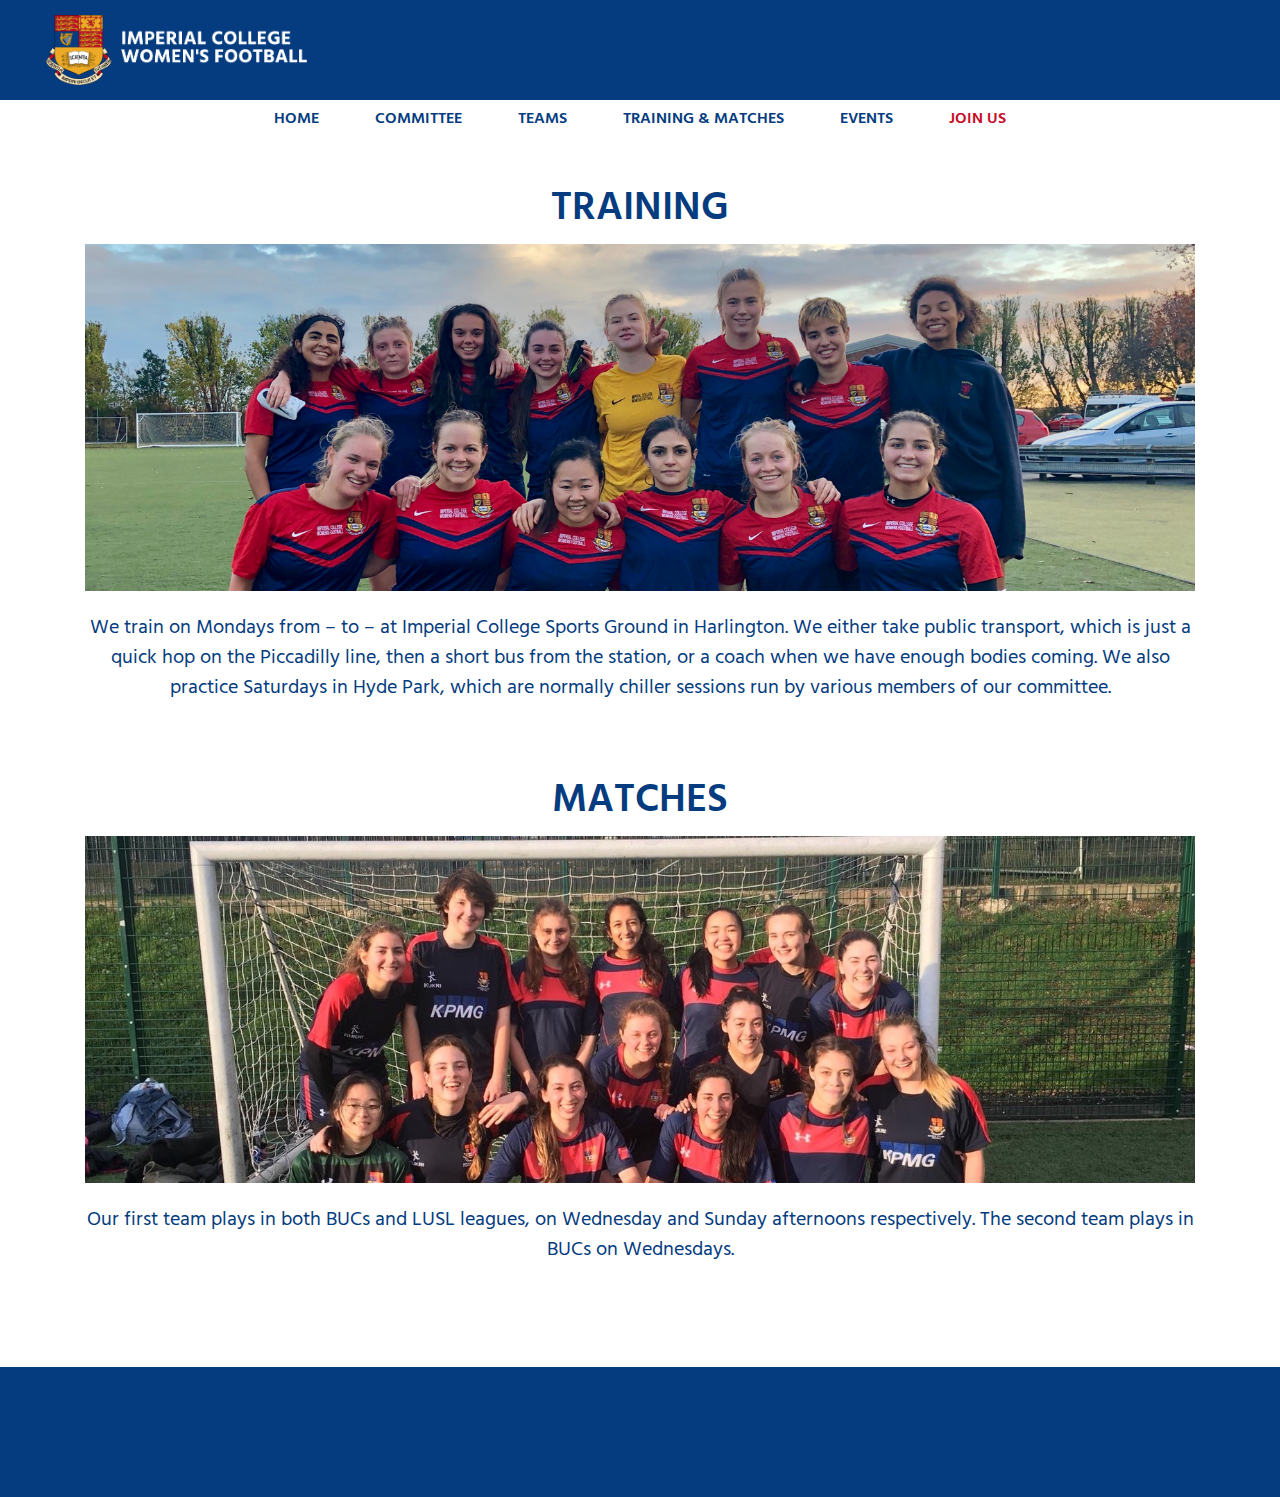
<file: matches.html>
<!DOCTYPE html>
<html lang='en' dir='ltr'>

<head>
  <meta charset='utf-8'>
  <meta name='description' content='Welcome to the Imperial College Womens Football website. Get all the latest news on teams, fixtures, training, socials and more.'>
  <meta name="viewport" content="width=device-width, initial-scale=1">
  <title>Imperial College Women's Football Club</title>
  <link rel="icon" href="images/favicon.ico">

  <!-- Google Fonts -->
  <link href="https://fonts.googleapis.com/css?family=Montserrat&display=swap" rel="stylesheet">
  <link href="https://fonts.googleapis.com/css?family=Open+Sans:700|Roboto:400,900&display=swap" rel="stylesheet">
  <link href="https://fonts.googleapis.com/css?family=Open+Sans&display=swap" rel="stylesheet">
  <link href="https://fonts.googleapis.com/css?family=Hind+Guntur:300,400,500,600,700&display=swap" rel="stylesheet">

  <!-- CSS Stylesheets -->
  <link rel="stylesheet" href="https://stackpath.bootstrapcdn.com/bootstrap/4.3.1/css/bootstrap.min.css" integrity="sha384-ggOyR0iXCbMQv3Xipma34MD+dH/1fQ784/j6cY/iJTQUOhcWr7x9JvoRxT2MZw1T" crossorigin="anonymous">
  <link rel="stylesheet" href="css/nav.css">
  <link rel="stylesheet" href="css/matches.css">

  <!-- Font Awesome -->
  <link rel="stylesheet" href="https://use.fontawesome.com/releases/v5.8.1/css/all.css" integrity="sha384-50oBUHEmvpQ+1lW4y57PTFmhCaXp0ML5d60M1M7uH2+nqUivzIebhndOJK28anvf" crossorigin="anonymous">

  <!-- Bootstrap Scripts -->
  <script src="https://code.jquery.com/jquery-3.3.1.slim.min.js" integrity="sha384-q8i/X+965DzO0rT7abK41JStQIAqVgRVzpbzo5smXKp4YfRvH+8abtTE1Pi6jizo" crossorigin="anonymous"></script>
  <script src="https://cdnjs.cloudflare.com/ajax/libs/popper.js/1.14.7/umd/popper.min.js" integrity="sha384-UO2eT0CpHqdSJQ6hJty5KVphtPhzWj9WO1clHTMGa3JDZwrnQq4sF86dIHNDz0W1" crossorigin="anonymous"></script>
  <script src="https://stackpath.bootstrapcdn.com/bootstrap/4.3.1/js/bootstrap.min.js" integrity="sha384-JjSmVgyd0p3pXB1rRibZUAYoIIy6OrQ6VrjIEaFf/nJGzIxFDsf4x0xIM+B07jRM" crossorigin="anonymous"></script>
</head>

<body>

  <!-- navbar 1 -->

  <nav class="navbar navbar-expand-md navbar-dark">

    <a class="navbar-brand" href="">
      <img class="navbar-logo" src="images/crest-writing.png" alt="imperial-crest">
    </a>

    <!-- <button class="navbar-toggler" type="button" data-toggle="collapse" data-target="#navbarNavDropdown" aria-controls="#navbarNavDropdown" aria-expanded="false" aria-label="Toggle navigation">
      <span class="navbar-toggler-icon"></span>
    </button> -->

    <div class="collapse navbar-collapse" id="navbarNavDropdown">
      <ul class="navbar-nav ml-auto socials">
        <li class="nav-item social-icon">
          <a class="nav-link fab fa-facebook-f" href="https://www.facebook.com/icwomensfootball/?eid=ARAxRtJ-A4N7k2eXnPy0zLbSSyK2uBu3mVyKIGIHdtXpN3BLTkVBJ1BMVY15P0v3kppvOfYdLq6RakvN"></a>
        </li>
        <li class="nav-item social-icon">
          <a class="nav-link fab fa-instagram" href="https://www.instagram.com/icwfc"></a>
        </li>
        <li class="nav-item social-icon">
          <a class="nav-link fab fa-twitter" href="https://twitter.com/icwfc"></a>
        </li>
        <li class="nav-item social-icon">
          <a class="nav-link fas fa-envelope" href="mailto: ladiesfootball@imperial.ac.uk"></a>
        </li>
      </ul>
    </div>

  </nav>

  <!-- navbar 2 -->
  <nav class="navbar navbar-expand-md navbar-light">

    <button class="navbar-toggler" type="button" data-toggle="collapse" data-target="#navbarNavDropdown" aria-controls="#navbarNavDropdown" aria-expanded="false" aria-label="Toggle navigation">
      <span class="navbar-toggler-icon"></span>
    </button>

    <div class="collapse navbar-collapse" id="navbarNavDropdown">
      <ul class="navbar-nav mx-auto test">
        <li class="nav-item hi">
          <a class="nav-link" href="index.html">HOME</a>
        </li>
        <li class="nav-item">
          <a class="nav-link" href="committee.html">COMMITTEE</a>
        </li>
        <li class="nav-item">
          <a class="nav-link" href="teams.html">TEAMS</a>
        </li>
        <li class="nav-item">
          <a class="nav-link" href="matches.html">TRAINING & MATCHES</a>
        </li>
        <li class="nav-item">
          <a class="nav-link" href="events.html">EVENTS</a>
        </li>
        <li class="nav-item">
          <a class="nav-link red" href="join.html">JOIN US</a>
        </li>
      </ul>
    </div>

  </nav>

  <div class="container">

    <div class="training">

      <h1 class="mt-5 mb-2">TRAINING</h1>
      <img class="banner" src="images/first-team.jpg" alt="training">
      <p class="mt-4">We train on Mondays from – to – at Imperial College Sports Ground in Harlington. We either take public transport, which is just a quick hop on the Piccadilly line, then a short bus from the station, or a coach when we have enough bodies coming. We also practice Saturdays in Hyde Park, which are normally chiller sessions run by various members of our committee.</p>

    </div>

    <div class="matches">

      <h1 class="mt-5 mb-2">MATCHES</h1>
      <img class="banner" src="images/second-team.jpg" alt="match">
      <p class="mt-4">Our first team plays in both BUCs and LUSL leagues, on Wednesday and Sunday afternoons respectively. The second team plays in BUCs on Wednesdays.</p>

    </div>

  </div>


<!-- footer -->

<footer>

  <div class="container-fluid">

    <a class="social-icon fab fa-facebook-f" href="https://www.facebook.com/icwomensfootball/?eid=ARAxRtJ-A4N7k2eXnPy0zLbSSyK2uBu3mVyKIGIHdtXpN3BLTkVBJ1BMVY15P0v3kppvOfYdLq6RakvN"></a>
    <a class="social-icon fab fa-instagram" href="https://www.instagram.com/icwfc"></a>
    <a class="social-icon fab fa-twitter" href="https://twitter.com/icwfc"></a>
    <a class="social-icon fas fa-envelope" href="mailto: ladiesfootball@imperial.ac.uk"></a>
  </div>

</footer>

</body>

</html>
</file>
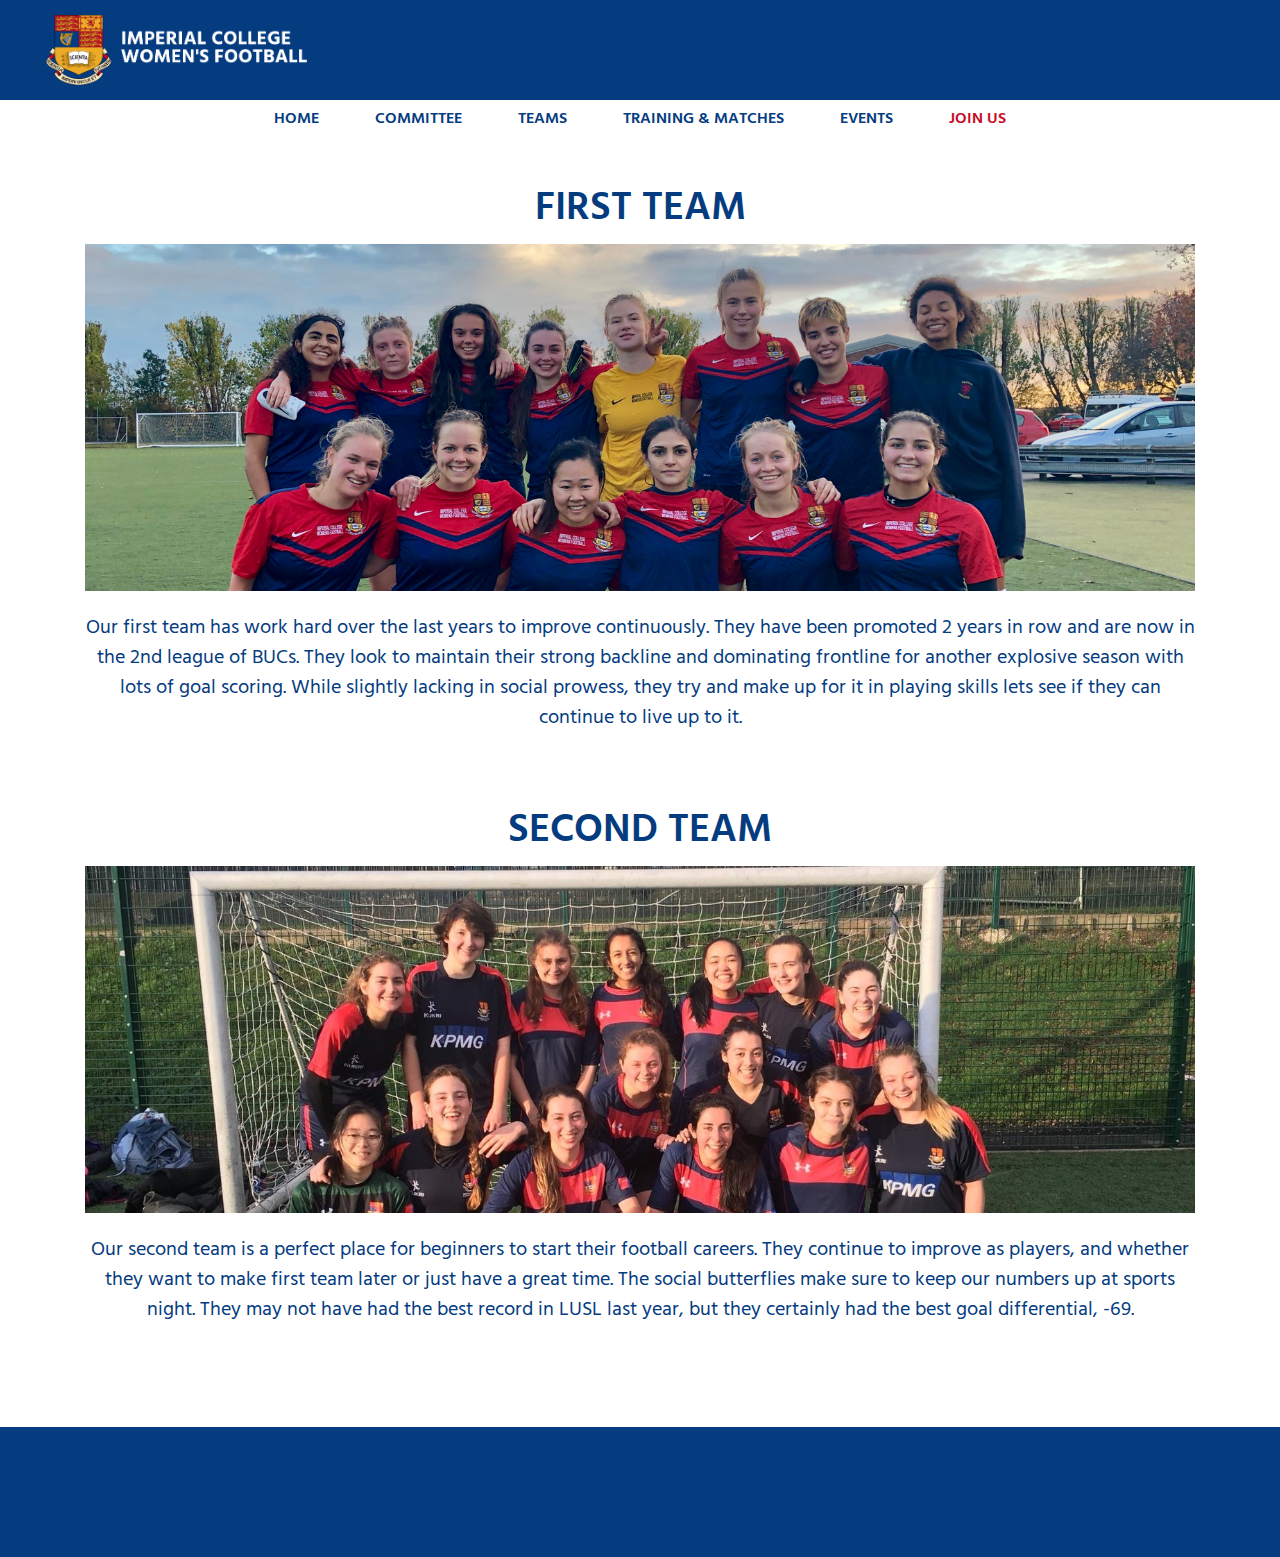
<file: teams.html>
<!DOCTYPE html>
<html lang='en' dir='ltr'>

<head>
  <meta charset='utf-8'>
  <meta name='description' content='Welcome to the Imperial College Womens Football website. Get all the latest news on teams, fixtures, training, socials and more.'>
  <meta name="viewport" content="width=device-width, initial-scale=1">
  <title>Imperial College Women's Football Club</title>
  <link rel="icon" href="images/favicon.ico">

  <!-- Google Fonts -->
  <link href="https://fonts.googleapis.com/css?family=Montserrat&display=swap" rel="stylesheet">
  <link href="https://fonts.googleapis.com/css?family=Open+Sans:700|Roboto:400,900&display=swap" rel="stylesheet">
  <link href="https://fonts.googleapis.com/css?family=Open+Sans&display=swap" rel="stylesheet">
  <link href="https://fonts.googleapis.com/css?family=Hind+Guntur:300,400,500,600,700&display=swap" rel="stylesheet">

  <!-- CSS Stylesheets -->
  <link rel="stylesheet" href="https://stackpath.bootstrapcdn.com/bootstrap/4.3.1/css/bootstrap.min.css" integrity="sha384-ggOyR0iXCbMQv3Xipma34MD+dH/1fQ784/j6cY/iJTQUOhcWr7x9JvoRxT2MZw1T" crossorigin="anonymous">
  <link rel="stylesheet" href="css/nav.css">
  <link rel="stylesheet" href="css/teams.css">

  <!-- Font Awesome -->
  <link rel="stylesheet" href="https://use.fontawesome.com/releases/v5.8.1/css/all.css" integrity="sha384-50oBUHEmvpQ+1lW4y57PTFmhCaXp0ML5d60M1M7uH2+nqUivzIebhndOJK28anvf" crossorigin="anonymous">

  <!-- Bootstrap Scripts -->
  <script src="https://code.jquery.com/jquery-3.3.1.slim.min.js" integrity="sha384-q8i/X+965DzO0rT7abK41JStQIAqVgRVzpbzo5smXKp4YfRvH+8abtTE1Pi6jizo" crossorigin="anonymous"></script>
  <script src="https://cdnjs.cloudflare.com/ajax/libs/popper.js/1.14.7/umd/popper.min.js" integrity="sha384-UO2eT0CpHqdSJQ6hJty5KVphtPhzWj9WO1clHTMGa3JDZwrnQq4sF86dIHNDz0W1" crossorigin="anonymous"></script>
  <script src="https://stackpath.bootstrapcdn.com/bootstrap/4.3.1/js/bootstrap.min.js" integrity="sha384-JjSmVgyd0p3pXB1rRibZUAYoIIy6OrQ6VrjIEaFf/nJGzIxFDsf4x0xIM+B07jRM" crossorigin="anonymous"></script>
</head>

<body>

  <!-- navbar 1 -->

  <nav class="navbar navbar-expand-md navbar-dark">

    <a class="navbar-brand" href="">
      <img class="navbar-logo" src="images/crest-writing.png" alt="imperial-crest">
    </a>

    <!-- <button class="navbar-toggler" type="button" data-toggle="collapse" data-target="#navbarNavDropdown" aria-controls="#navbarNavDropdown" aria-expanded="false" aria-label="Toggle navigation">
      <span class="navbar-toggler-icon"></span>
    </button> -->

    <div class="collapse navbar-collapse" id="navbarNavDropdown">
      <ul class="navbar-nav ml-auto socials">
        <li class="nav-item social-icon">
          <a class="nav-link fab fa-facebook-f" href="https://www.facebook.com/icwomensfootball/?eid=ARAxRtJ-A4N7k2eXnPy0zLbSSyK2uBu3mVyKIGIHdtXpN3BLTkVBJ1BMVY15P0v3kppvOfYdLq6RakvN"></a>
        </li>
        <li class="nav-item social-icon">
          <a class="nav-link fab fa-instagram" href="https://www.instagram.com/icwfc"></a>
        </li>
        <li class="nav-item social-icon">
          <a class="nav-link fab fa-twitter" href="https://twitter.com/icwfc"></a>
        </li>
        <li class="nav-item social-icon">
          <a class="nav-link fas fa-envelope" href="mailto: ladiesfootball@imperial.ac.uk"></a>
        </li>
      </ul>
    </div>

  </nav>

  <!-- navbar 2 -->
  <nav class="navbar navbar-expand-md navbar-light">

    <button class="navbar-toggler" type="button" data-toggle="collapse" data-target="#navbarNavDropdown" aria-controls="#navbarNavDropdown" aria-expanded="false" aria-label="Toggle navigation">
      <span class="navbar-toggler-icon"></span>
    </button>

    <div class="collapse navbar-collapse" id="navbarNavDropdown">
      <ul class="navbar-nav mx-auto test">
        <li class="nav-item hi">
          <a class="nav-link" href="index.html">HOME</a>
        </li>
        <li class="nav-item">
          <a class="nav-link" href="committee.html">COMMITTEE</a>
        </li>
        <li class="nav-item">
          <a class="nav-link" href="teams.html">TEAMS</a>
        </li>
        <li class="nav-item">
          <a class="nav-link" href="matches.html">TRAINING & MATCHES</a>
        </li>
        <li class="nav-item">
          <a class="nav-link" href="events.html">EVENTS</a>
        </li>
        <li class="nav-item">
          <a class="nav-link red" href="join.html">JOIN US</a>
        </li>
      </ul>
    </div>

  </nav>

<div class="container">

  <div class="first-team">

    <h1 class="mt-5 mb-2">FIRST TEAM</h1>
    <img class="banner" src="images/first-team.jpg" alt="first-team">
    <p class="mt-4">Our first team has work hard over the last years to improve continuously. They have been promoted 2 years in row and are now in the 2nd league of BUCs. They look to maintain their strong backline and dominating frontline for another explosive season with lots of goal scoring. While slightly lacking in social prowess, they try and make up for it in playing skills lets see if they can continue to live up to it.</p>

  </div>

  <div class="second-team">

    <h1 class="mt-5 mb-2">SECOND TEAM</h1>
    <img class="banner" src="images/second-team.jpg" alt="second-team">
    <p class="mt-4">Our second team is a perfect place for beginners to start their football careers. They continue to improve as players, and whether they want to make first team later or just have a great time. The social butterflies make sure to keep our numbers up at sports night. They may not have had the best record in LUSL last year, but they certainly had the best goal differential, -69.</p>

  </div>

</div>

  <!-- footer -->

  <footer>

    <div class="container-fluid">

      <a class="social-icon fab fa-facebook-f" href="https://www.facebook.com/icwomensfootball/?eid=ARAxRtJ-A4N7k2eXnPy0zLbSSyK2uBu3mVyKIGIHdtXpN3BLTkVBJ1BMVY15P0v3kppvOfYdLq6RakvN"></a>
      <a class="social-icon fab fa-instagram" href="https://www.instagram.com/icwfc"></a>
      <a class="social-icon fab fa-twitter" href="https://twitter.com/icwfc"></a>
      <a class="social-icon fas fa-envelope" href="mailto: ladiesfootball@imperial.ac.uk"></a>
    </div>

  </footer>

</body>

</html>
</file>
<file: css/nav.css>
body {
  font-family: 'Hind Guntur', sans-serif;
  font-size: 1.25rem;
  text-align: center;
  color: #053c80;
}

h1 {
  font-size: 2.5rem;
  font-weight: 600;
  margin-bottom: 0;
}

h2 {
  font-weight: 600;
  font-size: 1.5rem;

}

p {
  margin-bottom: 0;
}

.container-fluid {
  padding-bottom: 0;
}


/* blue navbar */

.navbar-dark {
  background-color: #053c80;
  height: 100px;
}

.navbar-logo {
  height: 70px;
  margin: 0 30px;
}

.socials {
  margin-right: 30px;
}

.social-icon {
  padding: 0 5px;
}

.navbar-dark .navbar-nav .nav-link {
  color: white;
}

.navbar-dark .navbar-nav .nav-link:hover {
  color: #c80c27;
}

@media (max-width: 768px) {
  .socials > li > a {
    display: none;
 }
}


/* white navbar */

.navbar-light {
  height: 40px;
}

.navbar-light .nav-item {
  margin: 0 20px;
}

.nav-link {
  font-size: 1rem;
  font-family: 'Hind Guntur', sans-serif;
  font-weight: 600;
}

.navbar-light .navbar-nav .nav-link {
  color: #053c80;
}

.navbar-light .navbar-nav .nav-link:hover {
  color: #c80c27;
}

.navbar-light .navbar-nav .red {
  color: #c80c27;
}

.navbar-light .navbar-nav .red:hover {
  color: #053c80;
}

/*.navbar-light .navbar-toggle {*/
  /* (40px - button height 34px) / 2 = 3px */
  /* margin-top: 3px;
  padding: 9px 10px !important;
  border: none;
}*/

/*@media (min-width: 768px) {
  .test > li > a {*/
    /* (40px - line-height of 27px) / 2 = 10px */
    /*padding-top: 10px;
    padding-bottom: 10px;
    line-height: 20px;
 }
}*/


/* footer */

footer {
  padding: 50px 0;
  background-color: #053c80;
}

.social-icon {
  color: white;
}

.social-icon:hover {
  color: #c80c27;
  text-decoration: none;
}
</file>
<file: css/index.css>
/* carousel */

.carousel-caption {
  padding-bottom: 3%;
}


/* cover photo */

.cover {
  position: relative;
  text-align: center;
  color: white;
  padding: 0 0;
  margin: 0 0;
}

.cover-image {
  width: 100%;
}

.centered {
  position: absolute;
  top: 70%;
  left: 50%;
  transform: translate(-50%, -50%);
}

.arrow {
  position: absolute;
  top: 90%;
  left: 50%;
  color: #c80c27;
}


/* intro */

.intro-collage {
  width: 300px;
  /* width: 30%;
  height: auto; */
}

@media (max-width: 991px) {
  .intro-collage {
    display: none;
 }
}

.media {
  padding: 50px 0;
}

.intro {
  padding: 50px 50px;
  text-align: left;
}

.btn-primary {
  background-color: #c80c27;
  border: none;
}

.btn-primary:hover {
  background-color: #053c80;
  border: none;
}

.btn {
  align-self: center;
}


/* @media (min-width: 1200px) {
  .intro .text {
    padding-top: 50px;
 }
} */

/* boxes */

.boxes {
  background-color: #053c80;
  padding: 50px 50px;
}

.card-text {
  font-size: 1.1rem;
  padding-bottom: 20px;
}

.card-img-top:hover {
  opacity: 0.75;
}

/* .card {
  margin: 30px 0;
} */


/* sponsors */

.sponsors {
  color: #053c80;;
  padding: 50px 50px;
}

.sponsor-image {
  height: 100px;
  margin: 30px 30px;
}
</file>
<file: docs/css/styles.css>
body {
  font-family: 'Hind Guntur', sans-serif;
  font-size: 1.25rem;
  text-align: center;

  color: #053c80;
}

h1, h2 {
font-weight: 700;
}

h2 {
  font-size: 1.5rem;
}


p {
  margin-bottom: 0;
}

.container-fluid {
  padding-bottom: 0;
}



/* navbar 1 */

.navbar-dark {
  background-color: #053c80;
  height: 100px;
}

.navbar-logo {
  height: 70px;
  margin: 0 30px;
}

.socials {
 margin-right: 30px;
}

.social-icon {
  padding: 0 5px;
}

.navbar-dark .navbar-nav .nav-link {
  color: white;
}

.navbar-dark .navbar-nav .nav-link:hover {
  color: #c80c27;
}

/* navbar 2 */

.navbar-light {
  height: 40px;

}

.hi {
  margin: 0 20px;
}

.nav-link, .navbar-brand {
  font-size: 1rem;
  font-family: 'Hind Guntur', sans-serif;
  font-weight: 700;
}

.navbar-light .navbar-nav .nav-link {
    color: #053c80;
}

.navbar-light .navbar-nav .nav-link:hover {
    color: #c80c27;
}

/* cover photo */

.cover {
  position: relative;
  text-align: center;
  color: white;
  padding: 0 0;
  margin: 0 0;
}

.cover-image {
 width: 100%;
}

.centered {
  position: absolute;
  top: 70%;
  left: 50%;
  transform: translate(-50%, -50%);
}

.arrow {
  position: absolute;
  top: 90%;
  left: 50%;
  color: #c80c27;

}

/* intro */

.images {
  position: relative;
}

.col {
  margin: 50px 200px;
}

.intro-image-1 {
  height: 400px;
  position: absolute;
  left: 150px;
}

.intro-image-2 {
  height: 400px;
  position: absolute;
  right: 150px;
  top:50px;
}

.last {
 padding-top: 450px;
}

.p-margin {
  margin-bottom: 16px;
}

/* boxes */

.boxes {
  background-color: #053c80;
  padding: 100px 50px;
  }

  .card-text {
    font-size: 1.2rem;
  }


/* sponsors */

.sponsors {
  color: #053c80;;
  padding: 50px 200px;
}

.sponsor-image {
  height: 100px;
margin: 30px 0;
}

/* footer */

footer {
  padding: 50px 0;
  background-color: #053c80;
}

.social-icon {
  color: white;
}

.social-icon:hover {
  color: #c80c27;
  text-decoration: none;
}
</file>
<file: css/committee.css>
.committee-image {
  border-radius: 50%;
  width: 250px;
}
</file>
<file: css/events.css>
h1 {
  font-size: 100px;
  font-family: 'Open Sans', sans-serif;
}

h1, p {
  margin-bottom: 50px;
}
</file>
<file: css/matches.css>
.banner {
  width: 100%;
}

.text {
  padding: 0 50px;
}

.training {
    margin-bottom: 75px;
}

.matches {
  margin-bottom: 100px;
}
</file>
<file: css/teams.css>
.banner {
  width: 100%;
}

.text {
  padding: 0 50px;
}

.first-team {
    margin-bottom: 75px;
}

.second-team {
  margin-bottom: 100px;
}
</file>
